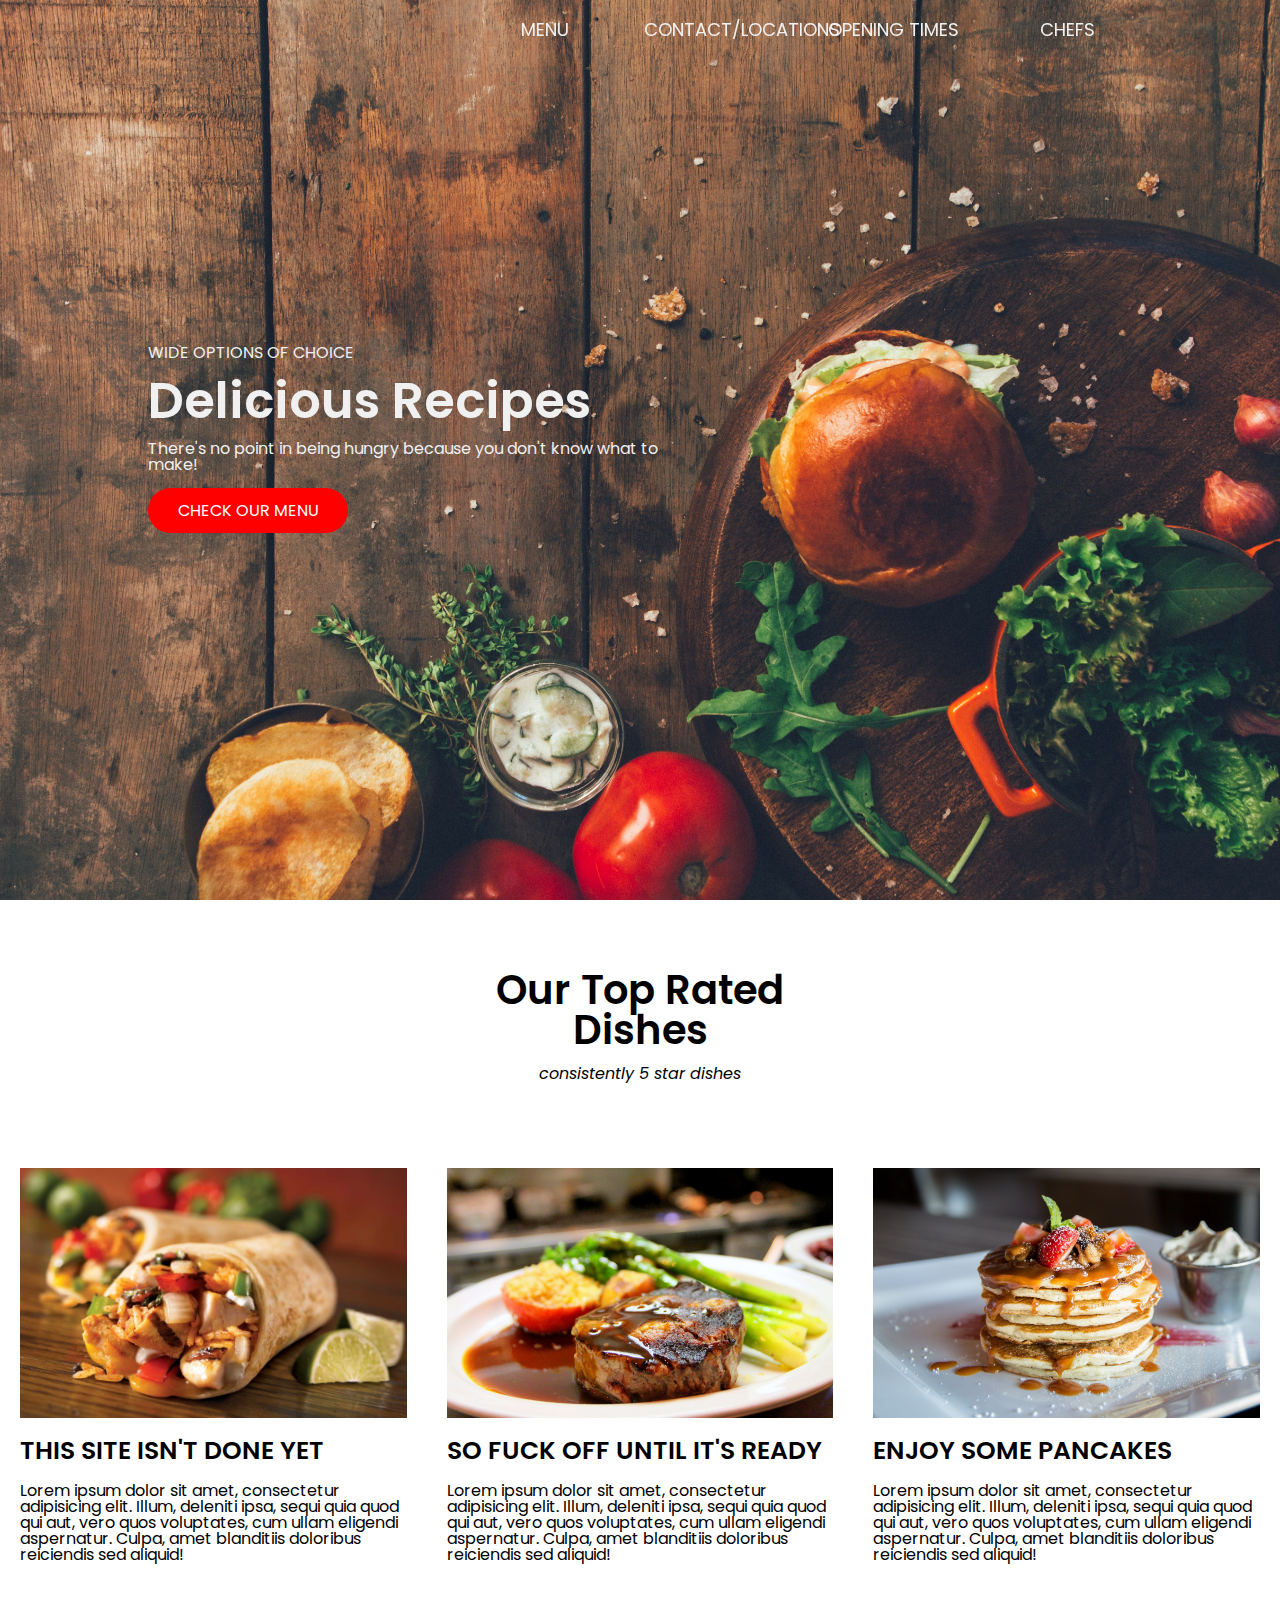
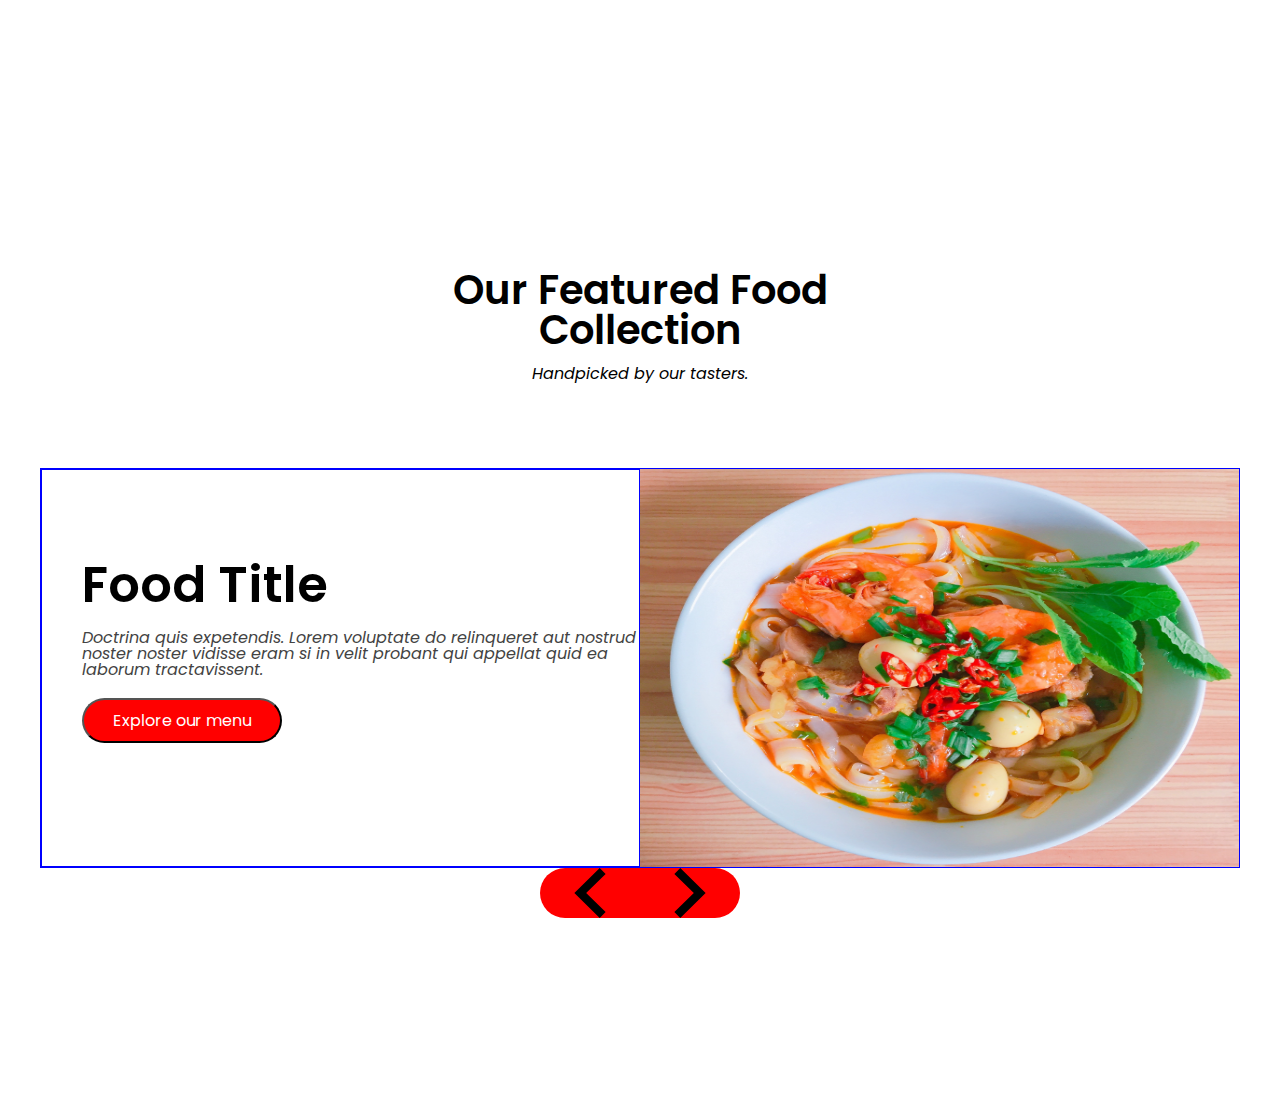
<file: index.html>
<!DOCTYPE html>
<html lang="en">

<head>
    <meta charset="utf-8">
    <meta name="viewport" content="width=device-width, initial-scale=1.0">
    <title>Restaurant (Danial)</title>
    <link href="https://fonts.googleapis.com/css?family=Poppins:400,600,900" rel="stylesheet">
    <link rel="stylesheet" type="text/css" href="reset.css">
    <link rel="stylesheet" href="https://use.fontawesome.com/releases/v5.7.0/css/all.css" integrity="sha384-lZN37f5QGtY3VHgisS14W3ExzMWZxybE1SJSEsQp9S+oqd12jhcu+A56Ebc1zFSJ" crossorigin="anonymous">
    <link rel="stylesheet" type="text/css" href="style.css">

</head>

<body>
    <div id="head">
        <div id="burger" onclick="animateMenuBar(this)">
            <div class="burgerLine b1"></div>
            <div class="burgerLine b2"></div>
            <div class="burgerLine b3"></div>
        </div>
        <div id="navbar" class="navbar-normal">
            <div class="logo">
                <a class="fas fa-utensils" href="index.html"></a>
            </div>
            <ul id="listContainer">
                <li class="menuItem">
                    <a>
                        <h2>MENU</h2>
                    </a>
                </li>
                <li class="menuItem">
                    <a>
                        <h2>CONTACT/LOCATIONS</h2>
                    </a>
                </li>
                <li class="menuItem">
                    <a>
                        <h2>OPENING TIMES</h2>
                    </a>
                </li>
                <li class="menuItem">
                    <a>
                        <h2>CHEFS</h2>
                    </a>
                </li>
            </ul>

        </div>
        <!--		start of header words section-->
        <div id="header">
            <div class=" intro">
                <h2>WIDE OPTIONS OF CHOICE</h2>
            </div>
            <div id="mainHeader">
                <h1> Delicious Recipes</h1>
            </div>
            <div class="subHeader">
                <h2>There's no point in being hungry because you don't know what to make!</h2>
            </div>
            <button id="button">CHECK OUR MENU</button>
        </div>
    </div>
    <div id="topDishes">
        <div id="subheading" class="sub">
            <h1>Our Top Rated Dishes</h1>
            <h2>consistently 5 star dishes</h2>
        </div>
        <div id="topDishesContainer">
            <div id="dishes-child">
                <div id="dishes-image" class="dish-image-1"></div>
                <div id="dishes-subtext">
                    <span>
                        <h2>This site isn't done yet</h2>
                    </span>
                    <h2>Lorem ipsum dolor sit amet, consectetur adipisicing elit. Illum, deleniti ipsa, sequi quia quod qui aut, vero quos voluptates, cum ullam eligendi aspernatur. Culpa, amet blanditiis doloribus reiciendis sed aliquid!</h2>
                </div>
            </div>
            <div id="dishes-child">
                <div id="dishes-image" class="dish-image-2"></div>
                <div id="dishes-subtext">
                    <span>
                        <h2>So fuck off until it's ready </h2>
                    </span>
                    <h2>Lorem ipsum dolor sit amet, consectetur adipisicing elit. Illum, deleniti ipsa, sequi quia quod qui aut, vero quos voluptates, cum ullam eligendi aspernatur. Culpa, amet blanditiis doloribus reiciendis sed aliquid!</h2>
                </div>
            </div>
            <div id="dishes-child">
                <div id="dishes-image" class="dish-image-3"></div>
                <div id="dishes-subtext">
                    <span>
                        <h2>enjoy some pancakes</h2>
                    </span>
                    <h2>Lorem ipsum dolor sit amet, consectetur adipisicing elit. Illum, deleniti ipsa, sequi quia quod qui aut, vero quos voluptates, cum ullam eligendi aspernatur. Culpa, amet blanditiis doloribus reiciendis sed aliquid!</h2>
                </div>
            </div>
            <!--
            <div id="dishes-child">
                <div id="dishes-image" class="dish-image-4"></div>
                <div id="dishes-subtext">
                    <span>
                        <h2>SPICY PORKBELLY SANDWICH</h2>
                    </span>
                    <h2>This spicy porkbelly sandwich places a few delicately sliced cuts of seasoned and grilled porkbelly on a crunchy base of fruits and veggies. The soft and tender bread encapsulates it all for the perfect meal.</h2>
                </div>
            </div>
-->
        </div>
    </div>
    <div id="featuredFoodContainer">
        <div id="subheading" class="sub">
            <h1>Our Featured Food Collection</h1>
            <h2>Handpicked by our tasters.</h2>
        </div>
        <div id="carousel">
            <div id="textContainer">
                <h1 id="featuredFoodSubtext">Food Title</h1>
                <h2 id="featuredFoodDescription">Doctrina quis expetendis. Lorem
                    voluptate do relinqueret aut nostrud
                    noster noster vidisse eram si in velit
                    probant qui appellat quid ea laborum
                    tractavissent.
                </h2>
                <button>Explore our menu</button>
            </div>
            <div id="carouselImageContainer">
                <img id="carouselImage" src="Assets/image4.jpg">
            </div>
        </div>
        <div id="carouselControlsContainer">
            <div id="previous">
                <img src="[data-uri]">
            </div>
            <div id="next">
                <img src="[data-uri]">
            </div>
        </div>
    </div>
    <script src="https://ajax.googleapis.com/ajax/libs/jquery/3.3.1/jquery.min.js"></script>
    <script src="script.js"></script>
    <script src="jQuery.js"></script>
</body></html>
</file>
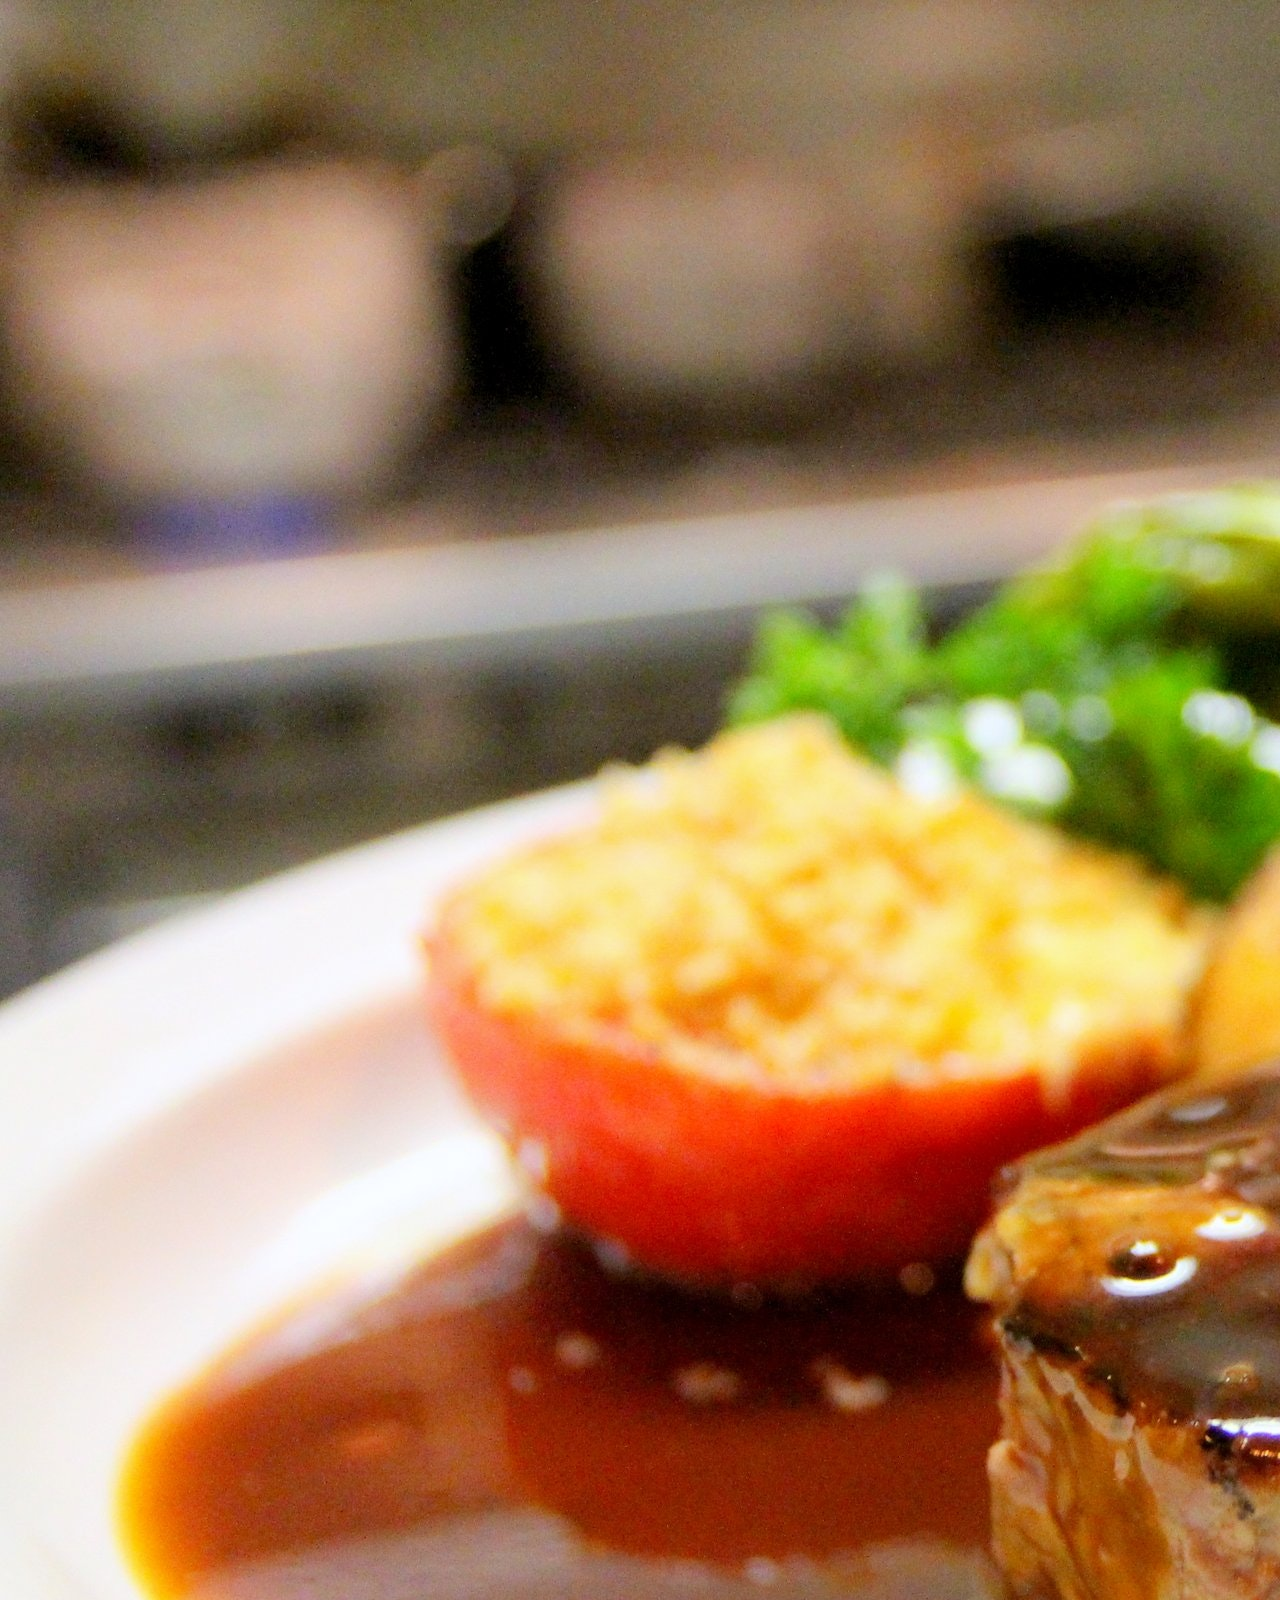
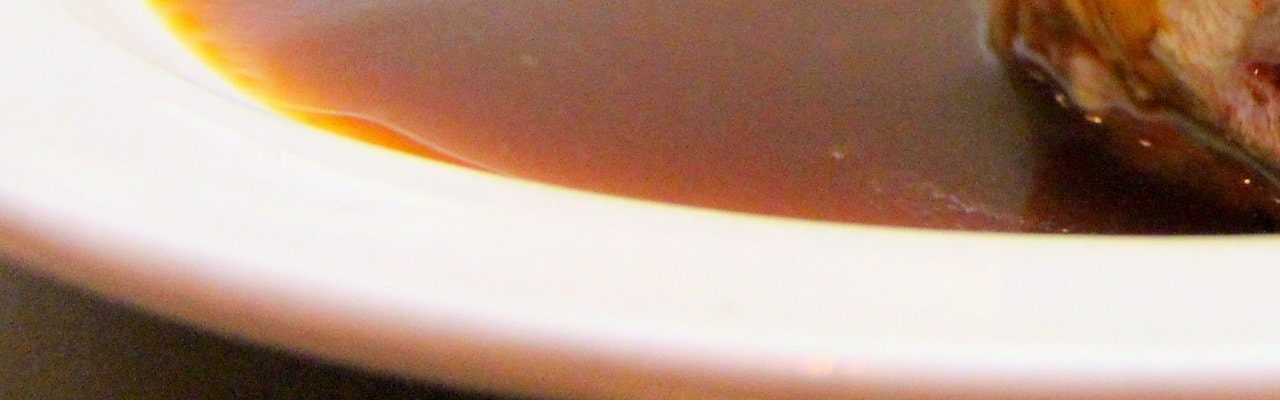
<file: test.html>
<!DOCTYPE html>
<html>
  <head>
    <meta charset="UTF-8">
    <title>title</title>
    <link rel="stylesheet" href="style.css" type="text/css">
</head>

<body>
    <div id="test">
        <img src="Assets/asparagus-barbecue-bbq-675951.jpg">
    </div>
</body></html>
</file>
<file: style.css>
* {
    padding: 0;
    margin: 0;
    font-size: 16px;
    box-sizing: border-box;
}

/*actual logo*/
.logo a {
    /*	colour is debatable. Might change.
		#
	*/
    color: #ff0000;
}

#head {
    position: absolute;
    top: 0;
    left: 0;
    width: 100%;
    height: 100%;
    background-image: url("Assets/bread-color-cooking-1565982(1).jpg");
    background-position: center;
    background-size: cover;
    background-repeat: no-repeat;
    font-family: 'Poppins', sans-serif;

}

#ol {
    list-style-type: none
}

#navbar {
    width: 100%;
    height: 60px;
    position: fixed;
    /*	Remove borders when finished developing.*/
    /*	border: 1px solid red;*/
    /*	opacity: 0.5;*/
    /*	background-color: rgb(20, 20, 20);*/
    display: flex;
    flex-flow: row wrap;
    justify-content: space-between;
    /*	puts menuItems on right side of menu*/
    justify-content: flex-end;
    flex-grow: 1;
    flex-shrink: 2;
    z-index: 10;
}



.scrolled {
    background-color: rgba(20, 20, 20, 1);
    transition: background-color 200ms linear;
}

#listContainer {
    margin-right: 10%;
}

.menuItem {
    /*	lets menuItems be side-by-side*/
    display: inline-flex;
    width: 150px;
    height: 100%;
    font-size: 20px;
    /*	centers each menuItem inside itself*/
    justify-content: space-around;
    align-items: center;
    margin: 0 10px;
    color: rgb(240, 240, 240);
    /*    transition: color;*/
}

.menuItem:hover h2 {
    cursor: pointer;
    color: rgb(235, 50, 35);
}

.menuItem h2 {
    font-size: 18px;
}

/*li of logo*/
.logo {
    position: absolute;
    display: flex;
    justify-content: center;
    width: 70px;
    height: 50px;
    top: 5px;
    left: 10%;
    font-size: 50px;
    z-index: 0;
}

#burger {
    position: absolute;
    right: 0;
    width: 50px;
    height: 40px;
    /*	this is a flex container, so the line-children can be managed easier.*/
    display: inline-flex;
    flex-direction: column;
    justify-content: space-between;
    /*	justify-content: space-between;*/
    display: none;
    z-index: 100;
    transition: transform 200ms ease-in-out;
}

.burgerLine {
    width: 100%;
    height: 15px;
    background-color: red;
}

/*offsets menu items from right side. Changes as it becomes responsive.*/

.show {
    display: block;
}

.hide {
    display: none;
}

.colour {
    background-color: red;
}

.b1,
.b2,
.b3 {
    transition: transform 200ms ease-in-out;
}

.change .b1 {
    transform: rotate(-45deg) translate(-12px, 10px);
    width: 50px;

}

.change .b2 {
    opacity: 0;

}

.change .b3 {
    transform: rotate(45deg) translate(-12px, -10px);
    width: 50px;

}

#header {
    position: absolute;
    width: 600px;
    height: 250px;
    top: 50%;
    left: 10%;
    margin-top: -125px;
    color: rgb(240, 240, 240);
    /*	border: 1px solid yellow*/
}

#mainHeader {
    margin: 15px 20px 15px 20px
}

#mainHeader h1 {
    font-size: 50px;
    font-family: 'Poppins', sans-serif;
    font-weight: 600;
}

.intro {
    margin: 20px 20px 0px 20px;
}

.subHeader {
    margin: 15px 20px;
}

.subHeader h2 {
    font-weight: 400;
}

#button {
    border-radius: 25px;
    border: none;
    color: white;
    width: 200px;
    height: 45px;
    text-align: center;
    font-size: 16px;
    margin-left: 20px;
    font-family: 'Poppins', sans-serif;
    transition: all .2s ease-in-out;
    background-color: rgba(255, 0, 0, 1);
    /*	add css transitions for hover effect*/
}

#button:hover {
    border: 1px solid rgb(240, 240, 240);
    background-color: rgba(255, 0, 0, 0);
    cursor: pointer;
}

.scrolled {
    background-color: #fff;
    transition: background-color 200ms linear;
}

#topDishes {
    position: absolute;
    top: 100%;
    width: 100%;
    height: 100%;
    font-family: 'Poppins', sans-serif;
    font-weight: 600;
}

#subheading {
    /*header of top dishes*/
    /*    position:absolute;*/
    margin: 70px auto 70px auto;
    text-align: center;
    width: 430px;
    font-family: 'Poppins', sans-serif;

}

#subheading h1 {
    font-size: 2.5rem;
    font-weight: 600;
}

#subheading h2 {
    font-size: 1rem;
    font-weight: 400;
    padding: 16px;
    /*    text-decoration: underline;*/
    font-style: italic;
}

#topDishesContainer {
    display: flex;
    flex-flow: row wrap;
    justify-content: space-between;
    align-content: center;
    width: 90%;
    height: 400px;
    /*    	border: 5px solid red;*/
    margin: 13% auto;
    flex-wrap: nowrap;
}

#dishes-child {
    flex-grow: 1;
    /*    width: 400px;*/
    height: 100%;
    padding: 0px 30px;
    /*    margin:1*/
}


#dishes-image {
    background-size: cover;
    height: 250px;
    padding: 0px;
}

.dish-image-1 {
    background: url("Assets/burrito-chicken-close-up-461198.jpg");
}

.dish-image-2 {
    background: url("Assets/asparagus-barbecue-bbq-675951.jpg")
}

.dish-image-3 {
    background: url("Assets/blur-breakfast-close-up-376464.jpg")
}

.dish-image-4 {
    background: url("Assets/monika-grabkowska-pHeX8H9WQpY-unsplash.jpg")
}

#dishes-subtext {
    height: 150px;
    padding: 0px;
    margin: 0px;
    /*the subtext height, is the dishes-child height minus the dishes-image height*/
}

#dishes-subtext h2 {
    margin: 20px 0px;
    font-weight: normal;
}

#dishes-subtext span {
    transition: color 0.2s;
}

#dishes-subtext span h2 {
    font-size: 25px;
    font-weight: 600;
    text-transform: uppercase;
    /*	margin-bottom:20px;*/
}

#dishes-child:hover #dishes-subtext span {
    color: rgb(235, 50, 35);
}

#featuredFoodContainer {
    position: absolute;
    top: 200%;
    width: 100vw;
    height: 100vh;
    /*    border: 10px solid red;*/
}

#carousel {
    width: 1200px;
    height: 400px;
    margin: 0px auto;
    border: 1px solid blue;
}

#carouselImageContainer {
    float: right;
    height: 100%;
    width: 50%;
}

#carouselImage {
    display: block;
    width: 100%;
    height: 100%;
    margin: 0px auto;
    background-size: contain;
}

#textContainer {
    float: left;
    height: 100%;
    width: 50%;
    border: 1px solid blue;
}

#textContainer h1 {
    font-family: 'Poppins', sans-serif;
    font-weight: 600;
    font-size: 50px;
    margin: 90px 0px 0px 40px;
}

#textContainer h2 {
    font-family: 'Poppins', sans-serif;
    font-weight: normal;
    color: rgb(67, 67, 67);
    font-style: italic;
    margin: 20px 0px 0px 40px;

}

#textContainer button {
    font-family: 'Poppins', sans-serif;
    width: 200px;
    height: 45px;
    border-radius: 25px;
    transition: all .2s ease-in-out;
    background-color: rgba(255, 0, 0, 1);
    color: white;
    margin: 20px 0px 0px 40px;
}

#textContainer button:hover {
    border: 1px solid rgb(255, 0, 0);
    background-color: rgba(255, 0, 0, 0);
    color: red;
    cursor: pointer;
}

#carouselControlsContainer {
    /*    position: absolute;*/
    width: 200px;
    height: 50px;
    /*    border: 1px solid green;*/
    background-color: red;
    border-radius: 25px;
    margin: 0px auto;
}

#previous,
#next {
    width: 50%;
    height: 100%;
    border-radius: 25px;

    /*    background-color: red;*/
    /*    border: 1px solid blue*/
}

#previous {
    float: left;
    text-align: center;
}

#next {
    float: right;
    text-align: center;

}

#previous img {
    height: 100%;
    /*    margin: 0px auto;*/
}

#next img {
    height: 100%;
}

/*for the top dishes section*/
@media only screen and (max-width:1350px) and (min-width:951px) {
    #topDishesContainer {
        height: 600px;
        width: 100%;
        /*        flex-wrap: nowrap;*/
        margin: 70px 0px;
    }

    #dishes-child {
        height: 400px;
        padding: 0px 20px 0px 20px;
    }
}

@media only screen and (max-width:950px) and (min-width:501px) {
    #topDishesContainer {
        height: auto;
        flex-wrap: wrap;
    }

    #dishes-child {
        width: 100%;
        padding: none;
    }

    #dishes-image {
        margin: 0px auto;
        width: 75%;
    }

    #dishes-subtext {
        text-align: center;
    }
}

/*Phones*/
@media only screen and (max-width:500px) and (min-width:0px) {
    #topDishesContainer {
        width: 100%;
        height: 1200px;
        flex-wrap: wrap;
    }

    #subheading {
        width: 100%;
        /*        margin-bottom: 200px; */
    }

    #navbar {
        /*		height:100%;*/
        width: 100%;
    }

    #listContainer {
        position: absolute;
        left: 0;
        background-color: black;
        opacity: 0.9;
        height: 100vh;
        /*		setting height of listContainer to 100% will not work, because it sets the height to the full height of the parent element, #navbar which is roughly 50px.*/
        width: 300px;
        z-index: 100;
        display: none;
        background-color: none;
    }

    .menuItem {
        display: block;
        width: 200px;
        height: 40px;
        margin: 0px auto 0px 30px;
        background-color: none;
        color: rgb(240, 240, 240);
        font-weight: 600
    }

    .menuItem:first-of-type {
        margin: 60px auto 0px 30px;
    }

    .menuItem:last-of-type {
        margin: 0px inherit;
    }

    #burger {
        display: inline-flex;
        /*		vertical centering*/
        position: fixed;
        margin: 10px 10px;
        border: none;
    }

    .burgerLine {
        height: 10px;
    }

    .logo {
        left: 5px;
    }

    #header {
        width: 80%;
        top: 250px;
        left: 5px;
    }

    #topDishesContainer {
        width: 100%;
        height: auto;
        margin-bottom: 0px;
    }

    #dishes-child:nth-child(1) {
        margin: 0px auto 10px auto;
    }

    #dishes-child {
        margin: 10px 0px 10px 0px;
        height: auto;
        width: 100%;
    }

    #dishes-subtext {
        margin-left: 10px;
    }

    #dishes-subtext h2:nth-child(1) {
        margin-bottom: 10px;
    }

    #dishes-subtext h2:nth-child(2) {
        margin-top: 10px;
    }
}

/*iPhone 5/SE*/
@media only screen and (max-width:320px) and (min-width:0px) {
    #topDishesContainer {
        /*        margin-top:250px;*/
        height: auto;
    }

    #dishes-child {
        height: 450px;
    }

    #subheading {
        margin: 50px auto;
    }
}
</file>
